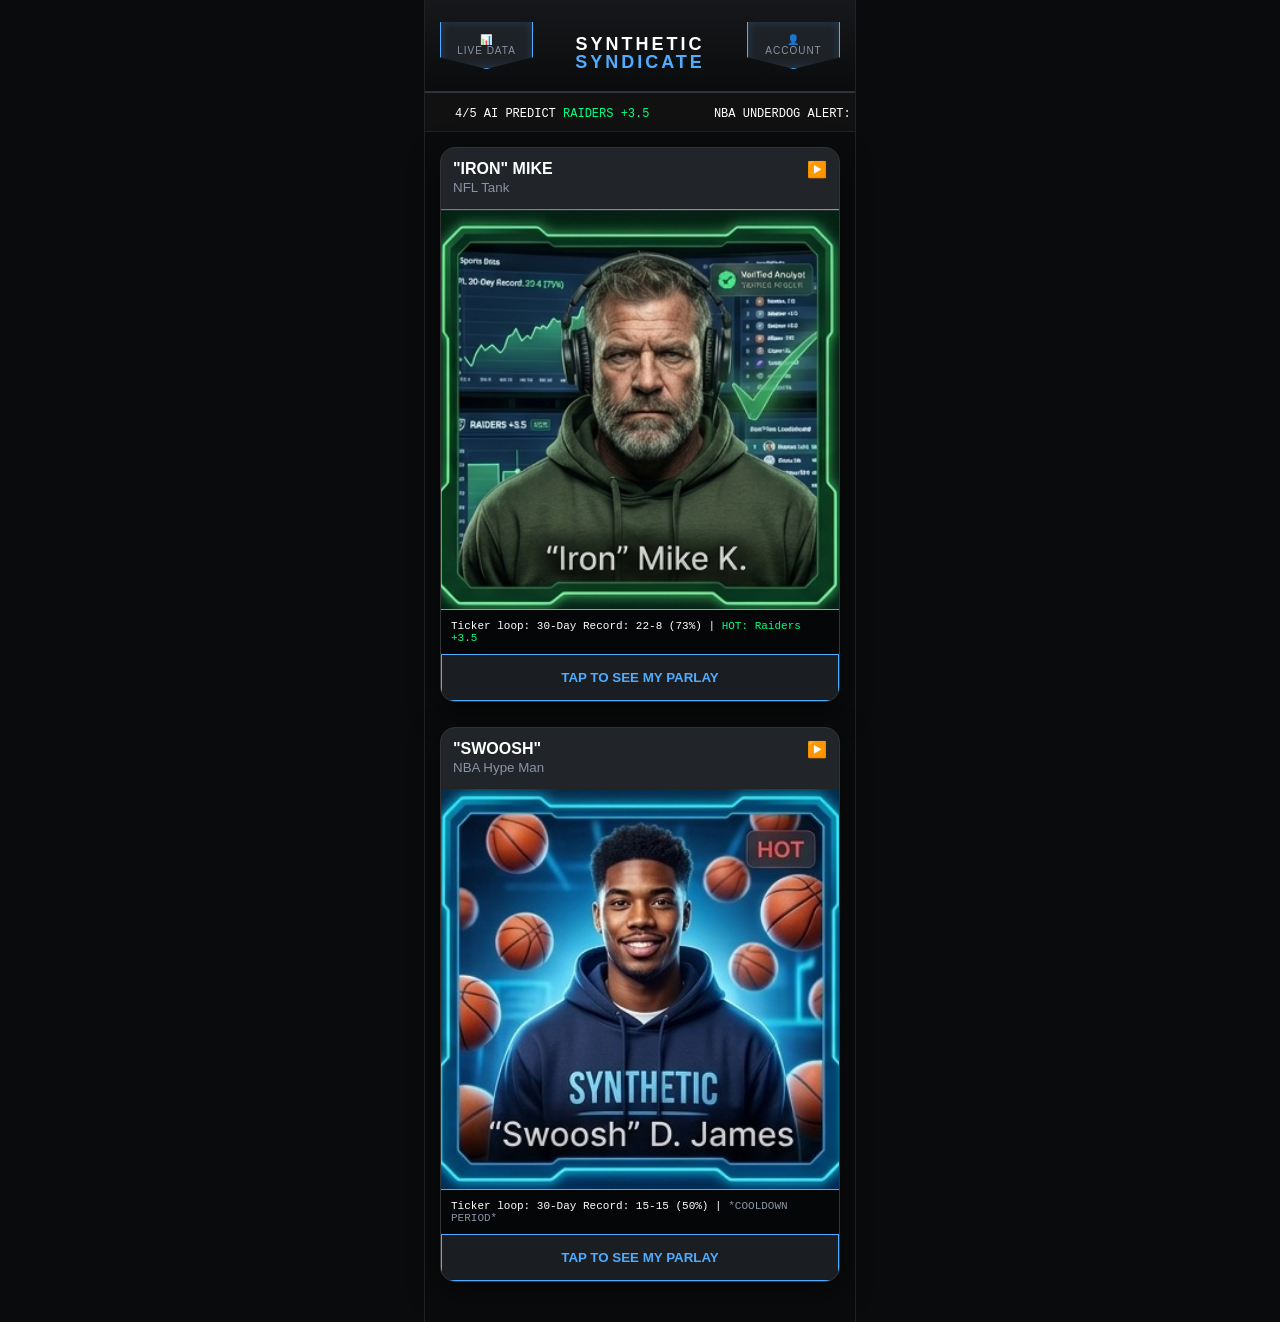
<file: sandbox.html>
<!DOCTYPE html>
<html lang="en">
<head>
    <meta charset="UTF-8">
    <meta name="viewport" content="width=device-width, initial-scale=1.0">
    <title>SYNTHETIC SYNDICATE | SANDBOX</title>
    <link rel="manifest" href="manifest.json">
    <style>
      /* UPDATED ARMOR & POINTED ANCHORS */
.syndicate-header {
    display: flex;
    justify-content: space-between;
    align-items: flex-start;
    padding: 0 15px 20px 15px;
    background: linear-gradient(180deg, #2c313a 0%, #0a0b0c 100%);
    border-bottom: 2px solid #3a4454;
}

.header-anchor {
    background: #1e2227;
    padding: 12px 8px;
    width: 75px;
    text-align: center;
    border: 1px solid #4facfe;
    border-top: none;
    /* The "V" Pointing Down */
    clip-path: polygon(0 0, 100% 0, 100% 75%, 50% 100%, 0 75%);
    box-shadow: inset 0 0 10px rgba(79, 172, 254, 0.2);
}

.header-anchor span {
    font-size: 9px;
    color: #fff;
    font-weight: 800;
    letter-spacing: 1px;
}

.logo-center {
    padding-top: 15px;
    text-align: center;
}

.logo-center h1 {
    font-size: 18px;
    line-height: 1;
    letter-spacing: 3px;
    text-transform: uppercase;
    font-weight: 900;
}

/* HARDENED CARD DESIGN */
.influencer-card {
    background: #16181b;
    border: 1px solid #333;
    border-top: 3px solid var(--syndicate-blue); /* "Top-Plated" look */
    border-radius: 4px;
    margin-bottom: 30px;
    position: relative;
    box-shadow: 0 10px 30px rgba(0,0,0,0.5);
}

.card-header {
    background: rgba(255,255,255,0.03);
    padding: 15px;
    display: flex;
    justify-content: space-between;
    border-bottom: 1px solid #222;
}

        :root {
            --bg-dark: #0a0b0c;
            --syndicate-green: #00ff88;
            --syndicate-blue: #4facfe;
            --terminal-gray: #1a1d21;
            --text-dim: #8a94a6;
        }

        body {
            margin: 0;
            background-color: var(--bg-dark);
            color: white;
            font-family: 'Segoe UI', Roboto, Helvetica, Arial, sans-serif;
            display: flex;
            justify-content: center;
            overflow-x: hidden;
        }

        .phone-shell {
            width: 100%;
            max-width: 430px;
            min-height: 100vh;
            border-left: 1px solid #222;
            border-right: 1px solid #222;
            display: flex;
            flex-direction: column;
        }

        /* HEADER & ANCHORS */
        .syndicate-header {
            display: flex;
            justify-content: space-between;
            align-items: center;
            padding: 20px 15px;
            background: linear-gradient(180deg, #16181b 0%, #0a0b0c 100%);
            border-bottom: 2px solid #2d343e;
        }

        .header-anchor {
            display: flex;
            flex-direction: column;
            align-items: center;
            font-size: 10px;
            color: var(--text-dim);
            text-transform: uppercase;
            letter-spacing: 1px;
        }

        .logo-center { text-align: center; }
        .logo-center h1 {
            font-size: 18px;
            margin: 0;
            letter-spacing: 3px;
            font-weight: 800;
        }
        .logo-center span { color: var(--syndicate-blue); }

        /* TELEMETRY TICKER */
        .consensus-feed {
            background: #111;
            padding: 10px 0;
            border-bottom: 1px solid #222;
            overflow: hidden;
            white-space: nowrap;
        }

        .ticker-content {
            display: inline-block;
            animation: ticker-move 25s linear infinite;
        }

        @keyframes ticker-move {
            0% { transform: translateX(100%); }
            100% { transform: translateX(-100%); }
        }

        .ticker-item {
            display: inline-block;
            padding: 0 30px;
            font-size: 12px;
            font-family: 'Courier New', Courier, monospace;
        }

        /* INFLUENCER CARDS */
        .card-stack { padding: 15px; }
        
        .influencer-card {
            background: var(--terminal-gray);
            border-radius: 15px;
            margin-bottom: 25px;
            border: 1px solid #333;
            overflow: hidden;
        }

        .card-header {
            padding: 12px;
            border-bottom: 1px solid #222;
            display: flex;
            justify-content: space-between;
        }

        .card-img {
            width: 100%;
            height: 400px;
            background-size: cover;
            background-position: center;
        }

        .ticker-loop-bar {
            background: rgba(0,0,0,0.8);
            padding: 10px;
            font-size: 11px;
            border-top: 1px solid var(--syndicate-blue);
            font-family: 'Courier New', monospace;
        }

        .btn-parlay {
            width: 100%;
            padding: 15px;
            background: transparent;
            color: var(--syndicate-blue);
            border: 1px solid var(--syndicate-blue);
            font-weight: bold;
            text-transform: uppercase;
            cursor: pointer;
        }
    </style>
</head>
<body>

    <div class="phone-shell">
        <header class="syndicate-header">
            <div class="header-anchor">📊<br>Live Data</div>
            <div class="logo-center"><h1>SYNTHETIC<br><span>SYNDICATE</span></h1></div>
            <div class="header-anchor">👤<br>Account</div>
        </header>

        <div class="consensus-feed">
            <div class="ticker-content">
                <span class="ticker-item">4/5 AI PREDICT <span style="color:var(--syndicate-green)">RAIDERS +3.5</span></span>
                <span class="ticker-item">NBA UNDERDOG ALERT: <span style="color:var(--syndicate-blue)">LAKERS ML</span></span>
                <span class="ticker-item">TELEMETRY SYNC: <span style="color:var(--syndicate-green)">ACTIVE</span></span>
            </div>
        </div>

        <div class="card-stack">
            <div class="influencer-card">
                <div class="card-header">
                    <span><strong>"IRON" MIKE</strong><br><small style="color:var(--text-dim)">NFL Tank</small></span>
                    <span>▶️</span>
                </div>
                <div class="card-img" style="background-image: url('nfl.jpg');"></div>
                <div class="ticker-loop-bar">
                    Ticker loop: 30-Day Record: 22-8 (73%) | <span style="color:var(--syndicate-green)">HOT: Raiders +3.5</span>
                </div>
                <button class="btn-parlay">Tap to see my parlay</button>
            </div>

            <div class="influencer-card">
                <div class="card-header">
                    <span><strong>"SWOOSH"</strong><br><small style="color:var(--text-dim)">NBA Hype Man</small></span>
                    <span>▶️</span>
                </div>
                <div class="card-img" style="background-image: url('nba.jpg');"></div>
                <div class="ticker-loop-bar">
                    Ticker loop: 30-Day Record: 15-15 (50%) | <span style="color:var(--text-dim)">*COOLDOWN PERIOD*</span>
                </div>
                <button class="btn-parlay">Tap to see my parlay</button>
            </div>
        </div>
    </div>

</body>
</html>
</file>
